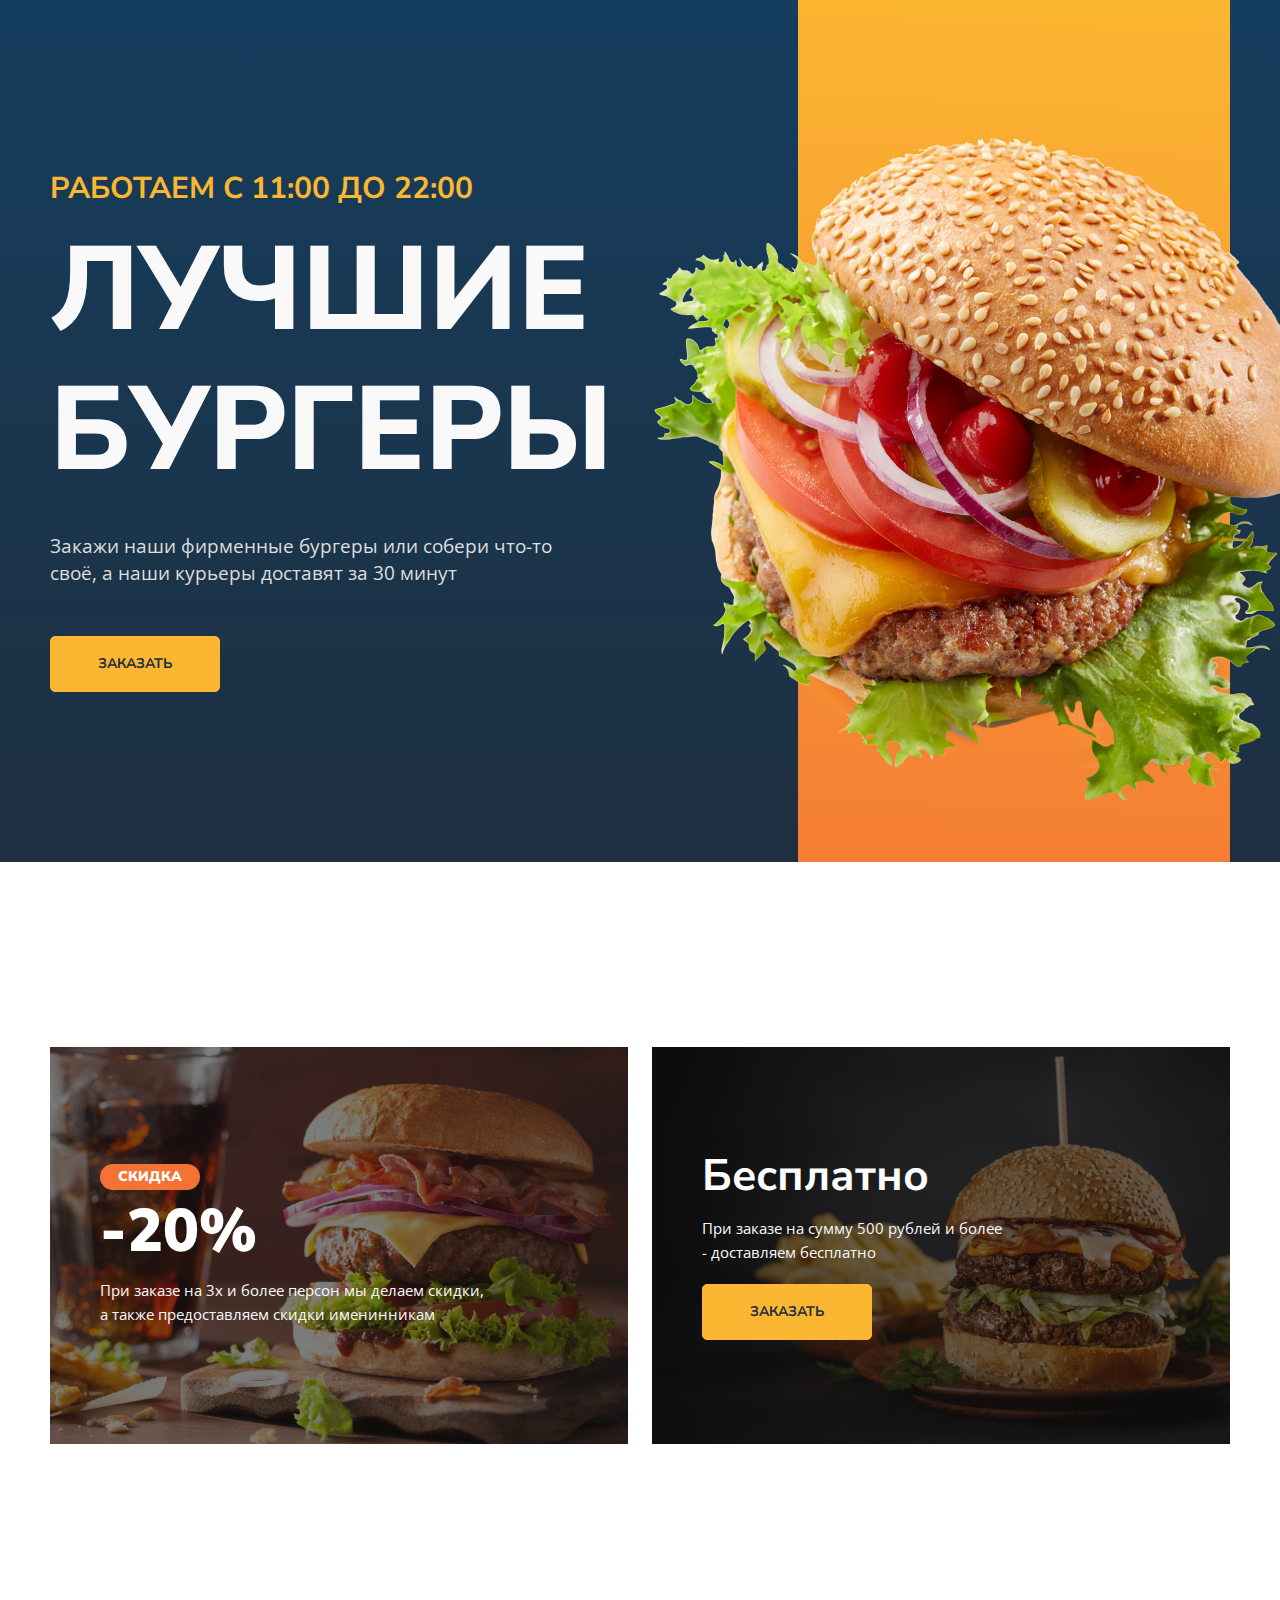
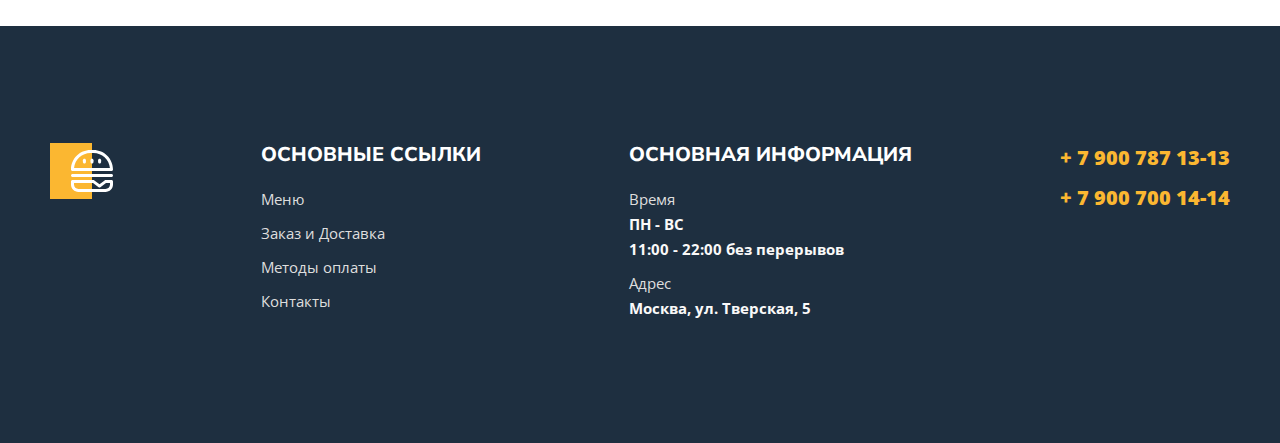
<file: index.html>
<!DOCTYPE html>
<html lang="ru">
<head>
    <meta charset="UTF-8">
    <meta http-equiv="X-UA-Compatible" content="IE=edge">
    <meta name="viewport" content="width=device-width, initial-scale=1.0">
    <title>Главная</title>
    <link rel="preconnect" href="https://fonts.googleapis.com">
    <link rel="preconnect" href="https://fonts.gstatic.com" crossorigin>
    <link href="https://fonts.googleapis.com/css2?family=Lato:wght@700&family=Nunito+Sans:ital,wght@0,600;0,700;0,900;1,800&family=Open+Sans:wght@400;600;700&display=swap" rel="stylesheet"> 
    <link rel="stylesheet" href="styles/normalize.css">
    <link rel="stylesheet" href="styles/main.css">
    <link rel="stylesheet" href="styles/media.css">
</head>
<body>
    <div class="main" id="mainTop">
        <div class="wrapper">
            <div class="content">
                <h1 class="content-title">
                    <span>работаем с 11:00 до 22:00</span>
                    Лучшие бургеры
                </h1>
                <p class="content-text">Закажи наши фирменные бургеры или собери что-то своё,&nbsp;а&nbsp;наши курьеры доставят за&nbsp;30&nbsp;минут</p>
                <a class="content-link"    href="menu.html">заказать</a>
            </div>
            <div class="visual-bg">
                <div class="bg"></div>
                <img src="images/index/burger.png" alt="Burger">
            </div>
        </div>
    </div>
    <div class="promo">
        <div class="wrapper">
            <div class="promo-left">
                <p class="sale">Скидка</p>
                <p class="cost">-20%</p>
                <p class="promo-description">При заказе на 3х и более персон мы делаем скидки, а также предоставляем скидки именинникам</p>
            </div>
            <div class="promo-right">
                <p class="free">Бесплатно</p>
                <p class="promo-description">При заказе на сумму 500 рублей и более - доставляем бесплатно</p>
                <a href="menu.html">заказать</a>

            </div>
        </div>
    </div>  
    <footer class="footer">
        <div class="container">
            <div class="footer-box">
                <div class="footer-item">
                    <a href="index.html" class="footer-logo"></a>
                </div>
                <div class="footer-item">
                    <h2>основные ссылки</h2>
                    <ul class="footer-list">
                        <li><a href="menu.html">Меню</a></li>
                        <li><a href="#">Заказ и Доставка</a></li>
                        <li><a href="#">Методы оплаты</a></li>
                        <li><a href="#">Контакты</a></li>
                    </ul>
                </div>
                <div class="footer-item">
                    <h2>основная информация</h2>
                    <ul class="footer-list">
                        <li>
                            <span>Время</span>
                            ПН - ВС <br> 
                            11:00 - 22:00 без перерывов
                        </li>
                        <li>
                            <span>Адрес</span>
                            Москва, ул. Тверская, 5
                        </li>
                    </ul>
                </div>
                <div class="footer-tel">
                    <ul class="footer-list footer-list-tel">
                        <li>
                            <a href="tel:+79007871313">+ 7 900 787 13-13</a>
                        </li>
                        <li>
                            <a href="tel:+79007001414">+ 7 900 700 14-14</a>
                        </li>
                    </ul>
                </div>
            </div>  
        </div>
    </footer> 
</body>
</html>
</file>
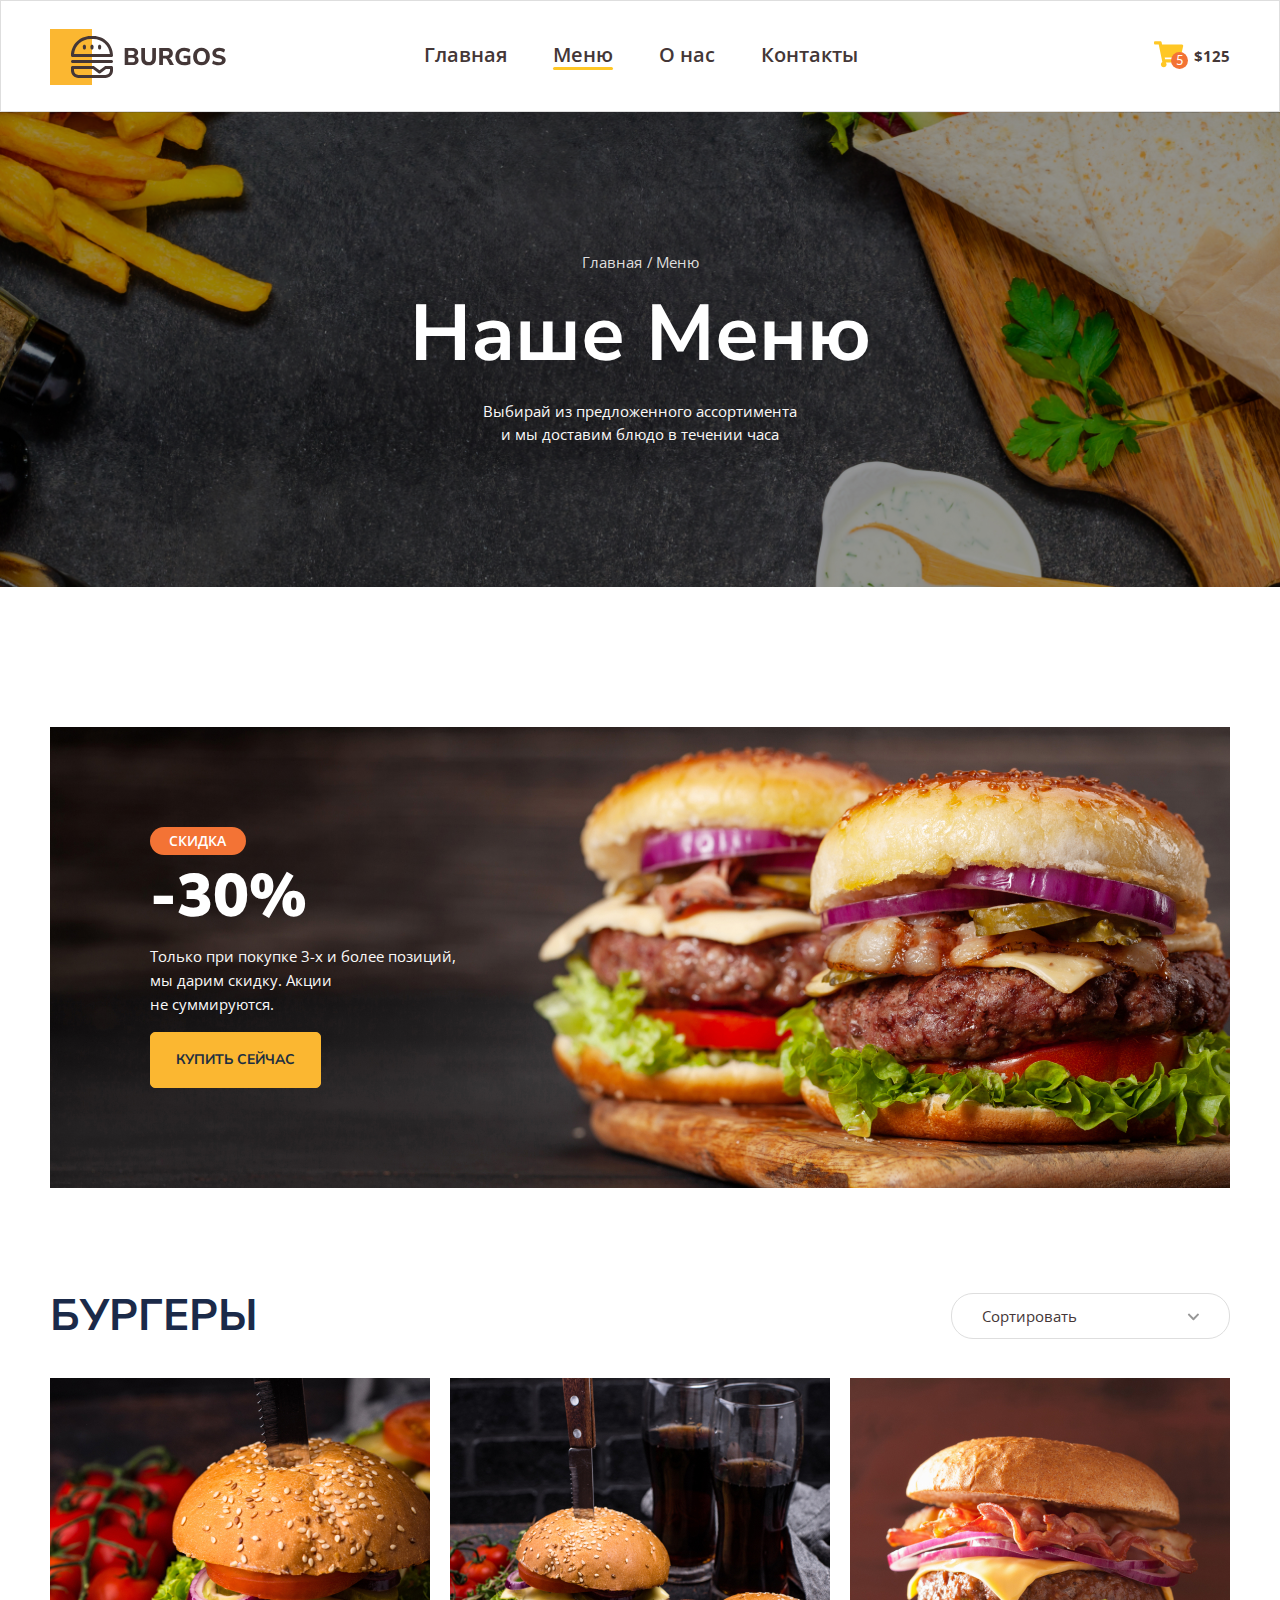
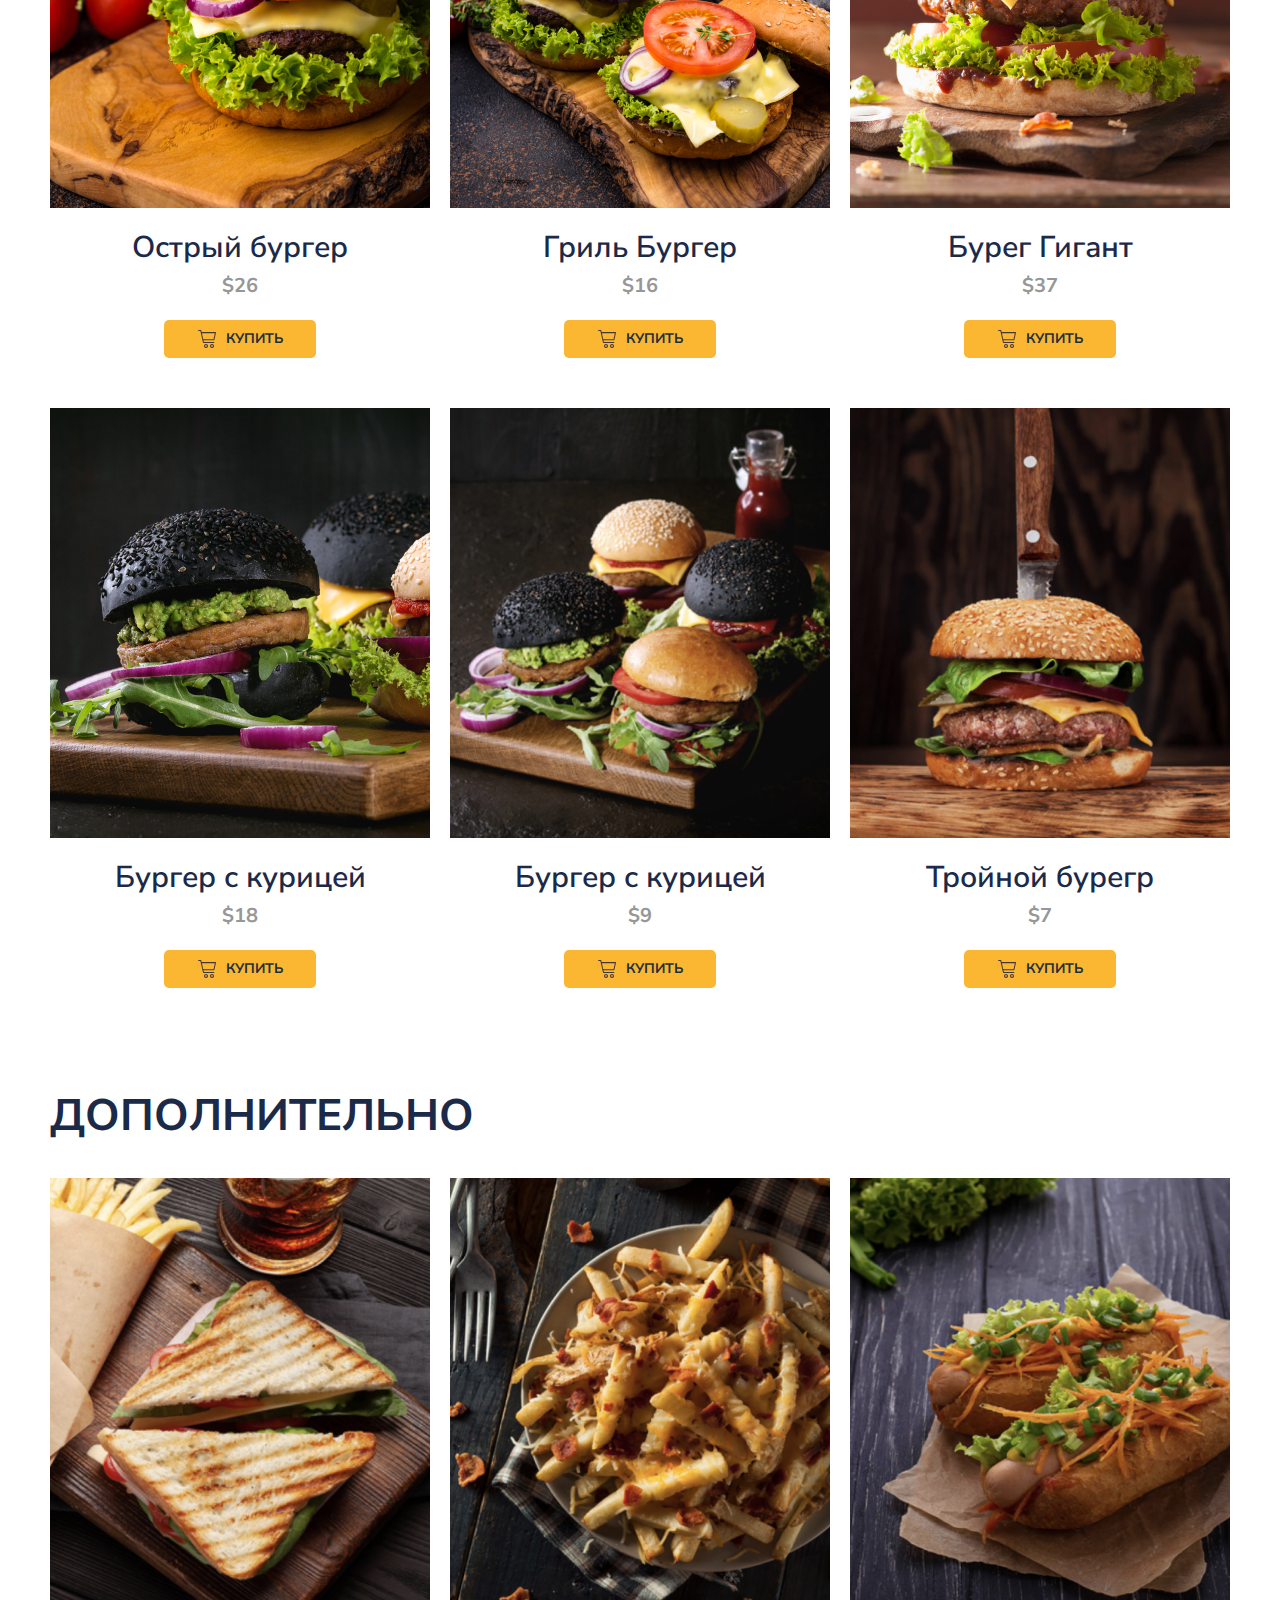
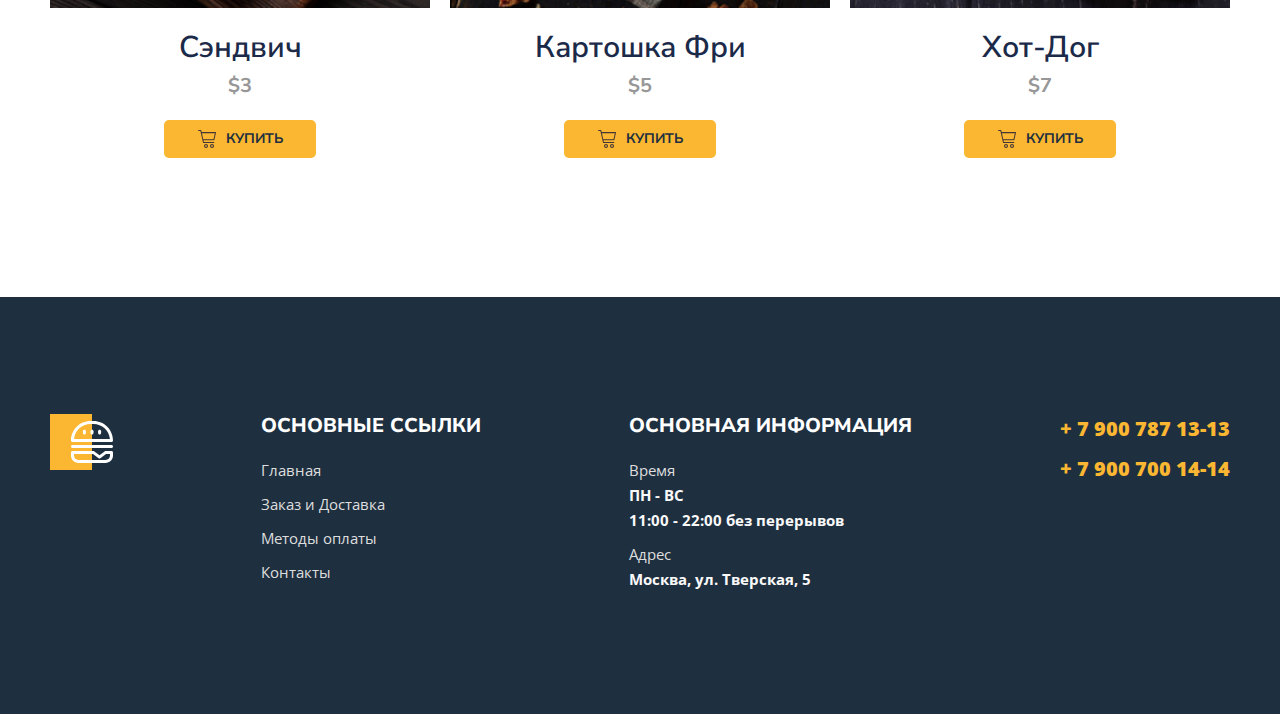
<file: menu.html>
<!DOCTYPE html>
<html lang="ru">
<head>
    <meta charset="UTF-8">
    <meta http-equiv="X-UA-Compatible" content="IE=edge">
    <meta name="viewport" content="width=device-width, initial-scale=1.0">
    <title>Меню</title>
    <link rel="preconnect" href="https://fonts.googleapis.com">
    <link rel="preconnect" href="https://fonts.gstatic.com" crossorigin>
    <link href="https://fonts.googleapis.com/css2?family=Lato:wght@700&family=Nunito+Sans:ital,wght@0,600;0,700;0,900;1,800&family=Open+Sans:wght@400;600;700&display=swap" rel="stylesheet">
    <link rel="stylesheet" href="styles/normalize.css">
    <link rel="stylesheet" href="styles/main.css">
    <link rel="stylesheet" href="styles/media.css">
</head>
<body>
    <header id="headerTop">
        <div class="container">
            <div class="header">
                <div class="header-item">
                    <a href="index.html" class="header-logo"></a>
                <nav>
                    <ul class="header-nav">
                        <li><a href="index.html">Главная</a></li>
                        <li><a href="menu.html"class="active">Меню</a></li>
                        <li><a href="#">О&nbsp;нас</a></li>
                        <li><a href="#">Контакты</a></li>
                    </ul>
                </nav>
                </div>
                <button type="button" class="button">
                    <span class="button-item">
                        <img src="images/cart.svg" alt="Корзина">
                        <span class="button-count">5</span>
                    </span>
                    <span class="button-text">$125</span>
                </button>
            </div>
        </div>
    </header>
    <div class="bg">
        <div class="container">
            <ul class="breadcrumbs ">
                <li><a href="index.html">Главная</a></li>
                <li><a href="menu.html">Меню</a></li>
            </ul>
            <h1 class="title">Наше Меню</h1>
            <p class="description">Выбирай из предложенного ассортимента и мы доставим блюдо в течении часа</p>
        </div>
    </div>
    <main>
        <div class="banner">
            <div class="container">
                <div class="banner-box">
                    <h2 class="banner-title">
                        <span>скидка</span>
                        -30%
                    </h2>
                    <p class="banner-text">Только при&nbsp;покупке 3-х и более позиций, мы&nbsp;дарим скидку. Акции не&nbsp;суммируются.</p>
                    <a href="#menuBurger" class="banner-link">купить сейчас</a>
                </div>
            </div>
        </div>
        <section class="menu" id="menuBurger">
            <div class="container">
                <div class="menu-header">
                    <h2 class="menu-title">Бургеры</h2>
                    <select class="menu-select" name="" id="">
                        <option value="">Сортировать</option>
                        <option value="up">По возрастанию</option>
                        <option value="down">По убыванию</option>
                    </select>
                </div>
                <div class="menu-grid">
                    <div class="menu-grid-item">
                        <div class="menu-grid-cover">
                            <img src="images/menu/01.jpg" alt="Острый бургер">
                        </div>
                        <p class="menu-grid-title">Острый бургер</p>
                        <p class="menu-grid-price">$26</p>
                        <button type="button" class="menu-grid-btn">
                            <span class="menu-grid-icon"></span>
                            <span class="menu-grid-text">купить</span>
                        </button>
                    </div>
                    <div class="menu-grid-item">
                        <div class="menu-grid-cover">
                            <img src="images/menu/02.jpg" alt="Гриль Бургер">
                        </div>
                        <p class="menu-grid-title">Гриль Бургер</p>
                        <p class="menu-grid-price">$16</p>
                        <button type="button" class="menu-grid-btn">
                            <span class="menu-grid-icon"></span>
                            <span class="menu-grid-text">купить</span>
                        </button>
                    </div>
                    <div class="menu-grid-item">
                        <div class="menu-grid-cover">
                            <img src="images/menu/03.jpg" alt="Бурег Гигант">
                        </div>
                        <p class="menu-grid-title">Бурег Гигант</p>
                        <p class="menu-grid-price">$37</p>
                        <button type="button" class="menu-grid-btn">
                            <span class="menu-grid-icon"></span>
                            <span class="menu-grid-text">купить</span>
                        </button>
                    </div>
                    <div class="menu-grid-item">
                        <div class="menu-grid-cover">
                            <img src="images/menu/04.jpg" alt="Бургер с курицей">
                        </div>
                        <p class="menu-grid-title">Бургер с курицей</p>
                        <p class="menu-grid-price">$18</p>
                        <button type="button" class="menu-grid-btn">
                            <span class="menu-grid-icon"></span>
                            <span class="menu-grid-text">купить</span>
                        </button>
                    </div>
                    <div class="menu-grid-item">
                        <div class="menu-grid-cover">
                            <img src="images/menu/05.jpg" alt="Бургер с курицей">
                        </div>
                        <p class="menu-grid-title">Бургер с курицей</p>
                        <p class="menu-grid-price">$9</p>
                        <button type="button" class="menu-grid-btn">
                            <span class="menu-grid-icon"></span>
                            <span class="menu-grid-text">купить</span>
                        </button>
                    </div>
                    <div class="menu-grid-item">
                        <div class="menu-grid-cover">
                            <img src="images/menu/06.jpg" alt="Тройной бурегр">
                        </div>
                        <p class="menu-grid-title">Тройной бурегр</p>
                        <p class="menu-grid-price">$7</p>
                        <button type="button" class="menu-grid-btn">
                            <span class="menu-grid-icon"></span>
                            <span class="menu-grid-text">купить</span>
                        </button>
                    </div>
                </div>
            </div>
        </section>
        <section class="additionally">
            <div class="container">
                <div class="menu-header">
                    <h2 class="menu-title">Дополнительно</h2>
                </div>
                <div class="menu-grid">
                    <div class="menu-grid-item">
                        <div class="menu-grid-cover">
                            <img src="images/menu/additionally/01.jpg" alt="Сэндвич">
                        </div>
                        <p class="menu-grid-title">Сэндвич</p>
                        <p class="menu-grid-price">$3</p>
                        <button type="button" class="menu-grid-btn">
                            <span class="menu-grid-icon"></span>
                            <span class="menu-grid-text">купить</span>
                        </button>
                    </div>
                    <div class="menu-grid-item">
                        <div class="menu-grid-cover">
                            <img src="images/menu/additionally/02.jpg" alt="Картошка Фри">
                        </div>
                        <p class="menu-grid-title">Картошка Фри</p>
                        <p class="menu-grid-price">$5</p>
                        <button type="button" class="menu-grid-btn">
                            <span class="menu-grid-icon"></span>
                            <span class="menu-grid-text">купить</span>
                        </button>
                    </div>
                    <div class="menu-grid-item">
                        <div class="menu-grid-cover">
                            <img src="images/menu/additionally/03.jpg" alt="Хот-Дог">
                        </div>
                        <p class="menu-grid-title">Хот-Дог</p>
                        <p class="menu-grid-price">$7</p>
                        <button type="button" class="menu-grid-btn">
                            <span class="menu-grid-icon"></span>
                            <span class="menu-grid-text">купить</span>
                        </button>
                    </div>
                </div>
            </div>   
        </section>
    </main>
    <footer class="footer">
        <div class="container">
            <div class="footer-box">
                <div class="footer-item">
                    <a href="index.html" class="footer-logo"></a>
                </div>
                <div class="footer-item basic-link">
                    <h2>основные ссылки</h2>
                    <ul class="footer-list">
                        <li><a href="index.html">Главная</a></li>
                        <li><a href="#">Заказ и Доставка</a></li>
                        <li><a href="#">Методы оплаты</a></li>
                        <li><a href="#">Контакты</a></li>
                    </ul>
                </div>
                <div class="footer-item basic-info">
                    <h2>основная информация</h2>
                    <ul class="footer-list">
                        <li>
                            <span>Время</span>
                            ПН - ВС <br> 
                            11:00 - 22:00 без перерывов
                        </li>
                        <li>
                            <span>Адрес</span>
                            Москва, ул. Тверская, 5
                        </li>
                    </ul>
                </div>
                <div class="footer-tel">
                    <ul class="footer-list footer-list-tel">
                        <li>
                            <a href="tel:+79007871313">+ 7 900 787 13-13</a>
                        </li>
                        <li>
                            <a href="tel:+79007001414">+ 7 900 700 14-14</a>
                        </li>
                    </ul>
                </div>
            </div>  
        </div>
    </footer>
    <a href="#headerTop" class="button-up hidden" id="btnUp" ></a>
    <script src="scripts/main.js"></script> 
</body>
</html>
</file>
<file: styles/main.css>
body {
    font-family: 'Nunito Sans', sans-serif;
}
header {
    border: 1px solid #DEDEDE;
}
.container {
    max-width: 1180px;
    margin: 0 auto;
    padding: 0px 15px;
}
.header {
    font-family: 'Open Sans', sans-serif;
    display: flex;
    align-items: center;
    justify-content: space-between;
    padding-top: 26px;
    padding-bottom: 25px;
}
.header-item {
    display: flex;
    align-items: center;
    justify-content: space-between;
    flex-basis: 68.5%;
}
.header-logo {
    display: block;
    background-image: url(../images/logo.svg);
    width: 176px;
    height: 56px;
    background-size: cover;
    background-repeat: no-repeat;
}
.header-nav {
    list-style-type: none;
    display: flex;
    padding-left: 0;
    gap: 46px;
}
.header-nav a {
    font-weight: 600;
    font-size: 20px;
    line-height: 24px;
    color: #443737;
    text-decoration: none;
}
.header-nav a:hover {
    color: #FFC725;
}
.header-nav a::after {
    display: block;
    content: '';
    width: 100%;
    height: 3px;
    background: transparent;
    border-radius: 1.5px;
}
.header-nav a.active::after {
    background: #FFC725;
}
.button {
    display: flex;
    align-items: center;
    background-color: transparent;
    border: none;
    padding: 0;
    gap: 10px;
    cursor: pointer;
}
.button-text {
    font-family: 'Open Sans';
    font-weight: 700;
    font-size: 15px;
    line-height: 20px;
    color: #443737;
}
.button-item {
    position: relative;
}
.button-count {
    font-family: 'Lato';
    font-style: 600;
    font-size: 13px;
    line-height: 16px;
    color: #FFFFFF;
    background: #F37335;
    border-radius: 100%;
    width: 17px;
    height: 17px;
    position: absolute;
    text-align: center;
    bottom: 3px;
    right: -4px;
}
.bg {
    text-align: center;
    background-image: url(../images/bg.jpg);
    background-size: cover;
    background-position: center center;
    padding: 142px 0px;
    color: #FFFFFF;  
    margin-bottom: 140px;
}
.breadcrumbs {
    list-style-type: none;
    padding: 0;
    margin-top: 0;
    margin-bottom: 0;
    display: flex;
    justify-content: center;
    gap: 8px;
}
.breadcrumbs a {
font-family: 'Open Sans';
font-weight: 400;
font-size: 15px;
color: #DEDEDE;
text-decoration: none;
}
.breadcrumbs a:hover {
    color: #FFC725;
}
.breadcrumbs a::before {
    content: '/';
    position: relative;
    left: -3px;
    pointer-events: none;
}
.breadcrumbs a:hover::before {
    color: #DEDEDE;
}    
.breadcrumbs li:first-child a::before {
    display: none;
}
.title {
    font-weight: 700;
    font-size: 79px;
    line-height: 108px;
    margin-top: 8px;
    margin-bottom: 12px;
}
.description {
    font-family: 'Open Sans';
    font-weight: 400;
    font-size: 15px;
    line-height: 1.5;
    color: #FAF9F9;
    max-width: 320px;
    margin: 0 auto;
}
.banner-box {
    background-image: url(../images/banner.jpg);
    background-size: cover;
    background-position: 0 center;
    background-repeat: no-repeat;
    padding: 100px;
    margin-bottom: 80px;

}
.banner-title { 
    max-width: 157px;
    font-weight: 900;
    font-size: 60px;
    text-transform: uppercase;
    color: #FFFFFF;
    margin: 0px;
}
.banner-title span {
    display: block;
    max-width: 58px;
    font-family: 'Open Sans';
    font-weight: 600;
    font-size: 14px;
    line-height: 18px;
    color: #FFFFFF;
    text-transform: uppercase;
    padding: 5px 19px;
    background: #F37335;
    border-radius: 14px;
    margin-bottom: 7px;
}
.banner-text {
    max-width: 307px;
    font-family: 'Open Sans';
    font-weight: 400;
    font-size: 15px;
    line-height: 24px;
    color: #FAF9F9;
    margin-top: 13px;
    margin-bottom: 16px;
}
.banner-link {
    font-weight: 700;
    font-size: 14px;
    line-height: 18px;
    color: #1E2F40;
    text-transform: uppercase;
    text-decoration: none;
    padding: 18px 25px;
    display: inline-block;
    background-color: #FBB731;
    border-radius: 5px;
    border: 1px solid #FBB731;
    transition: 0.3s;
}
.banner-link:hover {
    background-color: transparent;
    color: #FBB731;
}
.menu {
    padding-top: 20px;
}
.menu-header {
    display: flex;
    justify-content: space-between;
    align-items: center;
    margin-bottom: 34px;
}
.menu-title {
    font-weight: 700;
    font-size: 44px;
    margin: 0;
    line-height: 56px;
    text-transform: uppercase;
    color: #1B2A49;
}
.menu-select {
    flex-basis: 279px;
    background: #FFFFFF;
    border: 1px solid #DEDEDE;
    border-radius: 22px;
    padding: 10px 30px;
    font-family: 'Open Sans';
    font-weight: 400;
    font-size: 15px;
    line-height: 24px;
    color: #443737;
    appearance: none;
    background-image: url(../images/arrow.svg);
    background-size: 12.79px 7.75px;
    background-repeat: no-repeat;
    background-position: 89% center;
}
.menu-grid {
    display: grid;
    grid-template-columns: repeat(3, 1fr);
    gap: 50px 20px;
    margin-bottom: 100px;
}
.menu-grid-cover {
    width: 100%;
    height: 430px;
    position: relative;
    overflow: hidden;
}
.menu-grid-cover img {
    position: absolute;
    left: 50%;
    top: 50%;
    transform: translate(-50%, -50%);
    object-fit: cover;
    width: 100%;
    height: 430px;
}
.menu-grid-title {
    font-weight: 600;
    font-size: 30px;
    line-height: 38px;   
    text-align: center;
    color: #1B2A49;
    margin-top: 21px;
    margin-bottom: 5px;
}
.menu-grid-price {
    font-weight: 700;
    font-size: 20px;
    line-height: 28px;
    text-align: center;
    color: #979797;
    margin-top: 0;
    margin-bottom: 20px;
}
.menu-grid-btn {
    margin: 0 auto;
    min-width: 152px;
    display: flex;
    align-items: center;
    justify-content: center;
    gap: 10px;
    background: #FBB731;
    border-radius: 5px;
    border-color: transparent;
    cursor: pointer;
    transition: 0.3s;
}
.menu-grid-btn:hover {
    background-color: #F37335;
}
.menu-grid-icon {
    margin: 0;
    width: 18px;
    height: 18px;
    background: url(../images/cart-menu.svg);
    margin-top: 7px;
    margin-bottom: 7px;
}
.menu-grid-text {
    font-weight: 700;
    font-size: 14px;
    line-height: 18px;
    text-align: center;
    text-transform: uppercase;
    color: #1E2F40;
}
.additionally {
    margin-bottom: 139px;
}
.footer {
    background: #1E2F40;
    color: #FFFFFF;
    padding-top: 117px;
    padding-bottom: 106px;
}
.footer-box {
    display: flex;
    justify-content: space-between;
}
.footer-logo {
    display: block;
    background-image: url(../images/footer/logo-footer.svg);
    width: 63px;
    height: 56px;
    background-size: cover;
    background-repeat: no-repeat;
    transition: 0.3s;
}
.footer-logo:hover {
    transform: scale(1.1);
    transition: 0.3s;
}
.footer-item h2 {
    font-weight: 800;
    font-size: 20px;
    line-height: 24px;
    text-transform: uppercase;
    margin-bottom: 24px;
    margin-top: 0px;
}
.footer-list li {
    margin-bottom: 9px;
    font-family: 'Open Sans', sans-serif;
    font-size: 15px;
    font-weight: 700;
    line-height: 25px;
    color: #FAF9F9;
}
.footer-list a {
    color: #DEDEDE;
    text-decoration: none;
    font-weight: 400;
    transition: 0.5s;  
}
.footer-list a:hover {
    color: #FBB731;  
}
.footer-item span {
    font-size: 15px;
    font-weight: 400;
    color: #DEDEDE;
    display: block;
}
.footer-list-tel li {
    margin-bottom: 2px;
}
.footer-list-tel a {
    font-weight: 900;
    font-size: 20px;
    line-height: 38px;
    text-transform: uppercase;
    color: #FBB731;
    transition: 0.3s;
}
.footer-list-tel a:hover {
    color: #DEDEDE;
}
.footer-list {
    padding-left: 0;
    margin-top: -4px;
    list-style-type: none;
}
.button-up {
    display: block;
    background-image: url(../images/page-up1.svg);
    width: 58px;
    height: 64px;
    background-size: cover;
    background-repeat: no-repeat;
    position: fixed;
    bottom: 320px;
    right: 25px;
    transition: 1s;
}
.button-up:hover {
    background-image: url(../images/page-up2.svg);
    transform: scale(1.1);
    transition: 0.3s;
}
.button-up.hidden {
    opacity: 0;
}
.button-up visible {
    opacity: 1;
} 



/*Style INDEX*/
.main {
    background: linear-gradient(180deg, #0C4C7B -100%, #1E2F40 100%); 
}
.wrapper {
    max-width: 1180px;
    margin: 0 auto;
    display: flex;
    justify-content: space-between;
}
.content {
    color: #FAF9F9;
    flex: 0 0 580px;
    margin-top: 170px;
    margin-bottom: 170px;
}
.content-title {
    font-size: 118px;
    font-weight: 800;
    line-height: 140px;
    text-transform: uppercase;
    margin-top: 0;
    margin-bottom: 0;
}
.content-title span {
    color: #FBB731;
    font-weight: 700;
    font-size: 30px;    
    line-height: 38px;  
    text-transform: uppercase;
    display: block;  
    margin-bottom: 13px;
}
.content-text {
    font-family: 'Open Sans', sans-serif;
    color: #DEDEDE;
    font-weight: 400;
    font-size: 19px;
    line-height: 1.4;
    margin-top: 32px;
    margin-bottom: 50px;
}
.content-link,
.promo a {
    color: #1E2F40;
    text-transform: uppercase;
    text-decoration: none;
    background: #FBB731;
    display: inline-block;
    border-radius: 5px;
    padding: 18px 47px;
    font-weight: 700;
    font-size: 14px;
    line-height: 18px;
    border: 1px solid;
    border-color: #FBB731;
    transition: 0.3s;
    } 
.content-link:hover,
.promo a:hover {
    color: #FBB731;
    background-color: transparent;
}    
.visual-bg {
    display: flex;
    flex-grow: 1;
    justify-content: flex-end;
    position: relative;
}
.wrapper .bg {
    padding-top: 0;
    padding-bottom: 0;
    margin-bottom: 0;
    width: 432px;
    height: 100%;
    background: linear-gradient(2.42deg, #F37335 -19.6%, #FBB731 100.79%, #FDC830 100.79%);
}
.main img {
    width: 829px;
    position: absolute;
    right: -168px;
}
.promo {
    margin-top: 185px;
    margin-bottom: 182px;
}
.promo-left, 
.promo-right {
    flex: 0 0 49%;
    background-repeat: no-repeat;
    background-size: cover;
    background-position: center;
    color: #FFFFFF;
    box-sizing: border-box;
}
.promo-left {
    background-image:url(../images/index/promobg-left.png);
    padding: 117px 50px;
}
.promo-right {
    background-image:url(../images/index/promobg-right.png);
    padding: 104px 50px;
}
.sale {
    font-size: 14px;
    font-weight: 900;
    background: #F37335;
    border-radius: 14px;
    padding: 5px 18px;
    display: inline-block;
    text-transform: uppercase;
    margin-bottom: 7px;
    margin-top: 0;
}
.cost {
    font-size: 60px;
    font-weight: 900;
    margin-bottom: 12px;
    margin-top: 0;
}
.promo-description {
    font-family: 'Open Sans', sans-serif;
    color: #FAF9F9;
    font-weight: 400;
    font-size: 15px;
    line-height: 24px;
    margin-bottom: 0;
    margin-top: 0;
}
.promo-left .promo-description {
    max-width: 392px;
}
.promo-right .promo-description {
    max-width: 300px;
    margin-bottom: 20px;
}
.free {
    font-size: 44px;
    font-weight: 700;
    margin-bottom: 14px;
    margin-top: 0;
}
</file>
<file: styles/media.css>
@media  (max-width: 1000px) {
    .container {
        max-width: 738px;
    }
    .header-logo {
        height: 48px;
        width: 150px;
        background-size: contain;
    }
    .header-item {
        flex-basis: 78.5%;
    }
    .header-nav {
        gap: 22px;
    }
    .bg {
        margin-bottom: 72px;
    }
    .banner-box {
        padding: 100px 40px;
        background-position: -80px center;
    }
    .menu-grid  {
        grid-template-columns: repeat(2, 1fr);
        gap: 50px 15px;
    }
    .additionally {
        overflow: hidden;
        height: 560px;
    }
    .additionally .menu-grid{
        display: flex;
        width: auto;
        overflow-x: scroll;
        overflow-y: hidden;
        padding-bottom: 50px;
    }
    .additionally .menu-grid-item {
        flex: 0 0 281px;  
    }
    .additionally .menu-grid-cover,
    .additionally .menu-grid-cover img {
      height: 320px;
    }
    .footer-item h2 {
        font-size: 18px;
    }
    .basic-link {
        max-width: 126px ;
    }
    .basic-info {
        max-width: 213px ;
    }
    .footer-list {
        margin-top: -10px;
    }
    .footer-list-tel a {
        font-size: 18px;
    }
    .button-up {
        bottom: 345px;
    }
}
</file>
